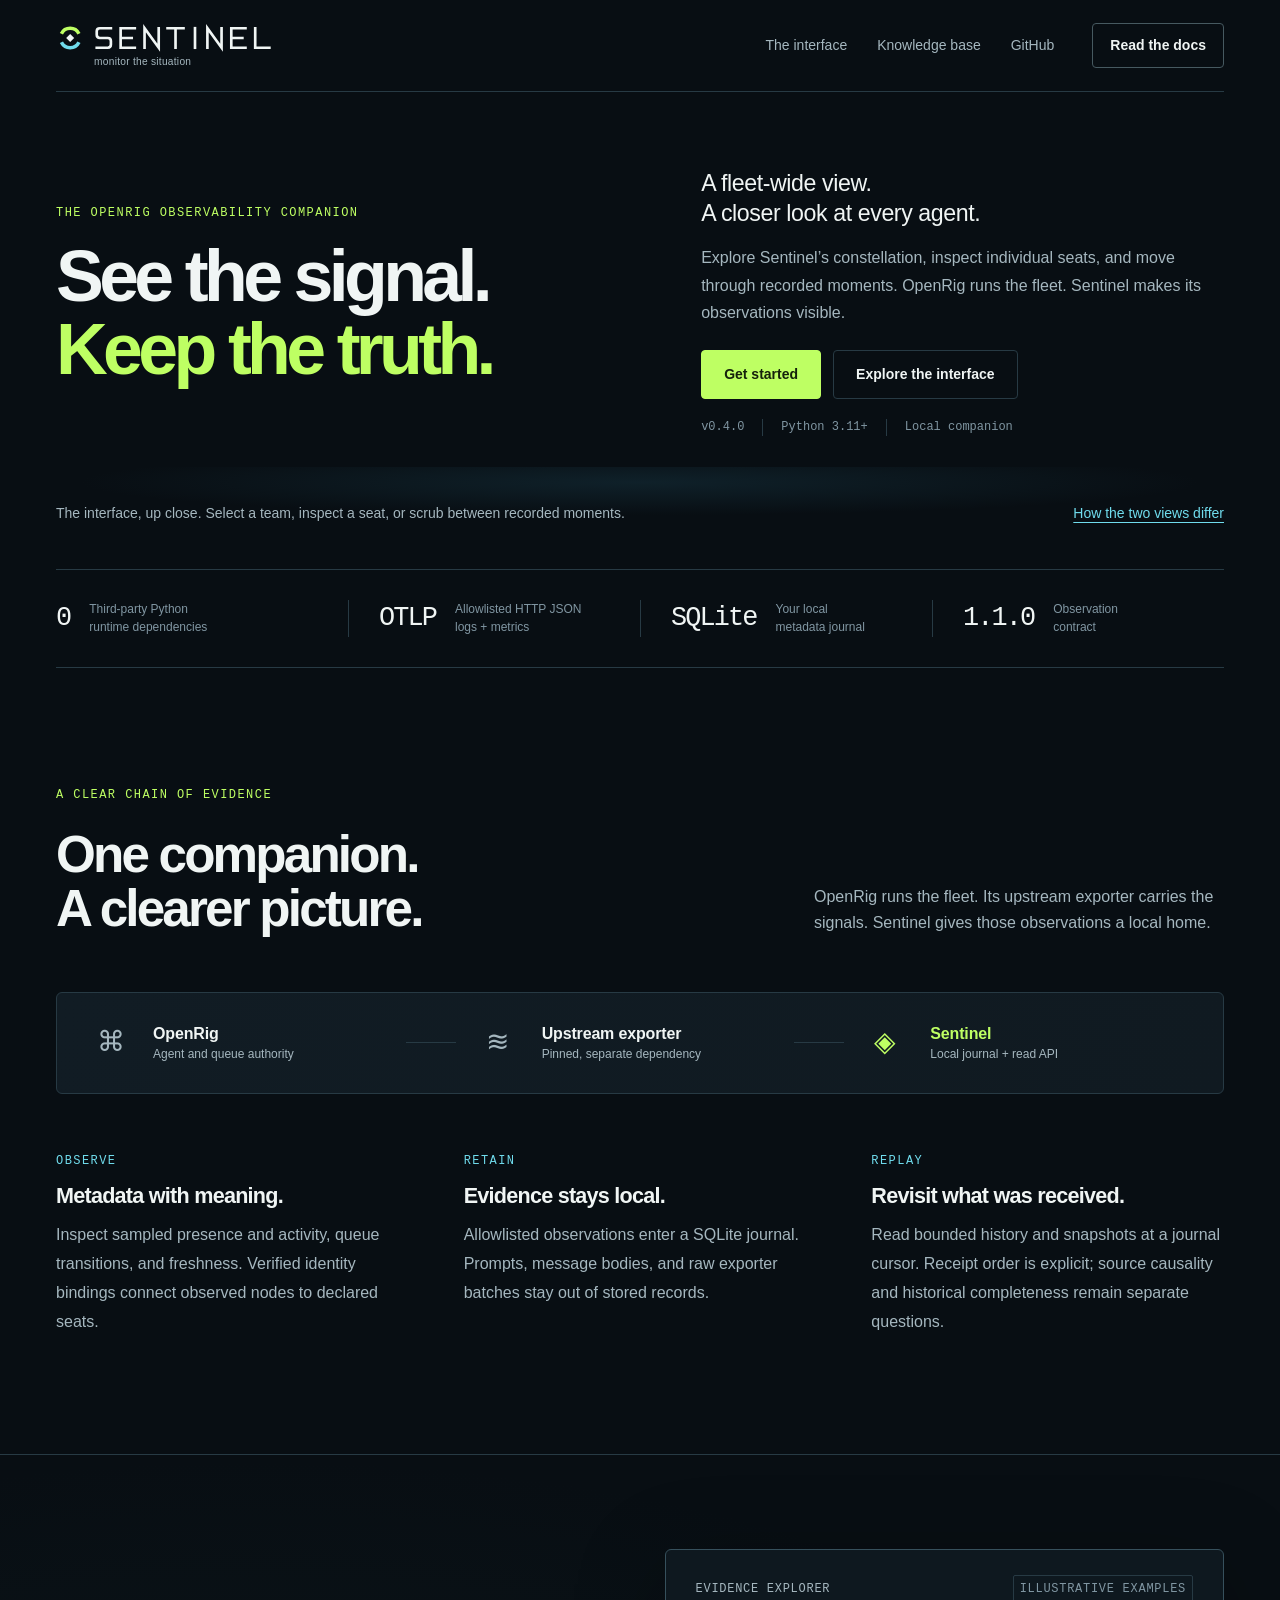
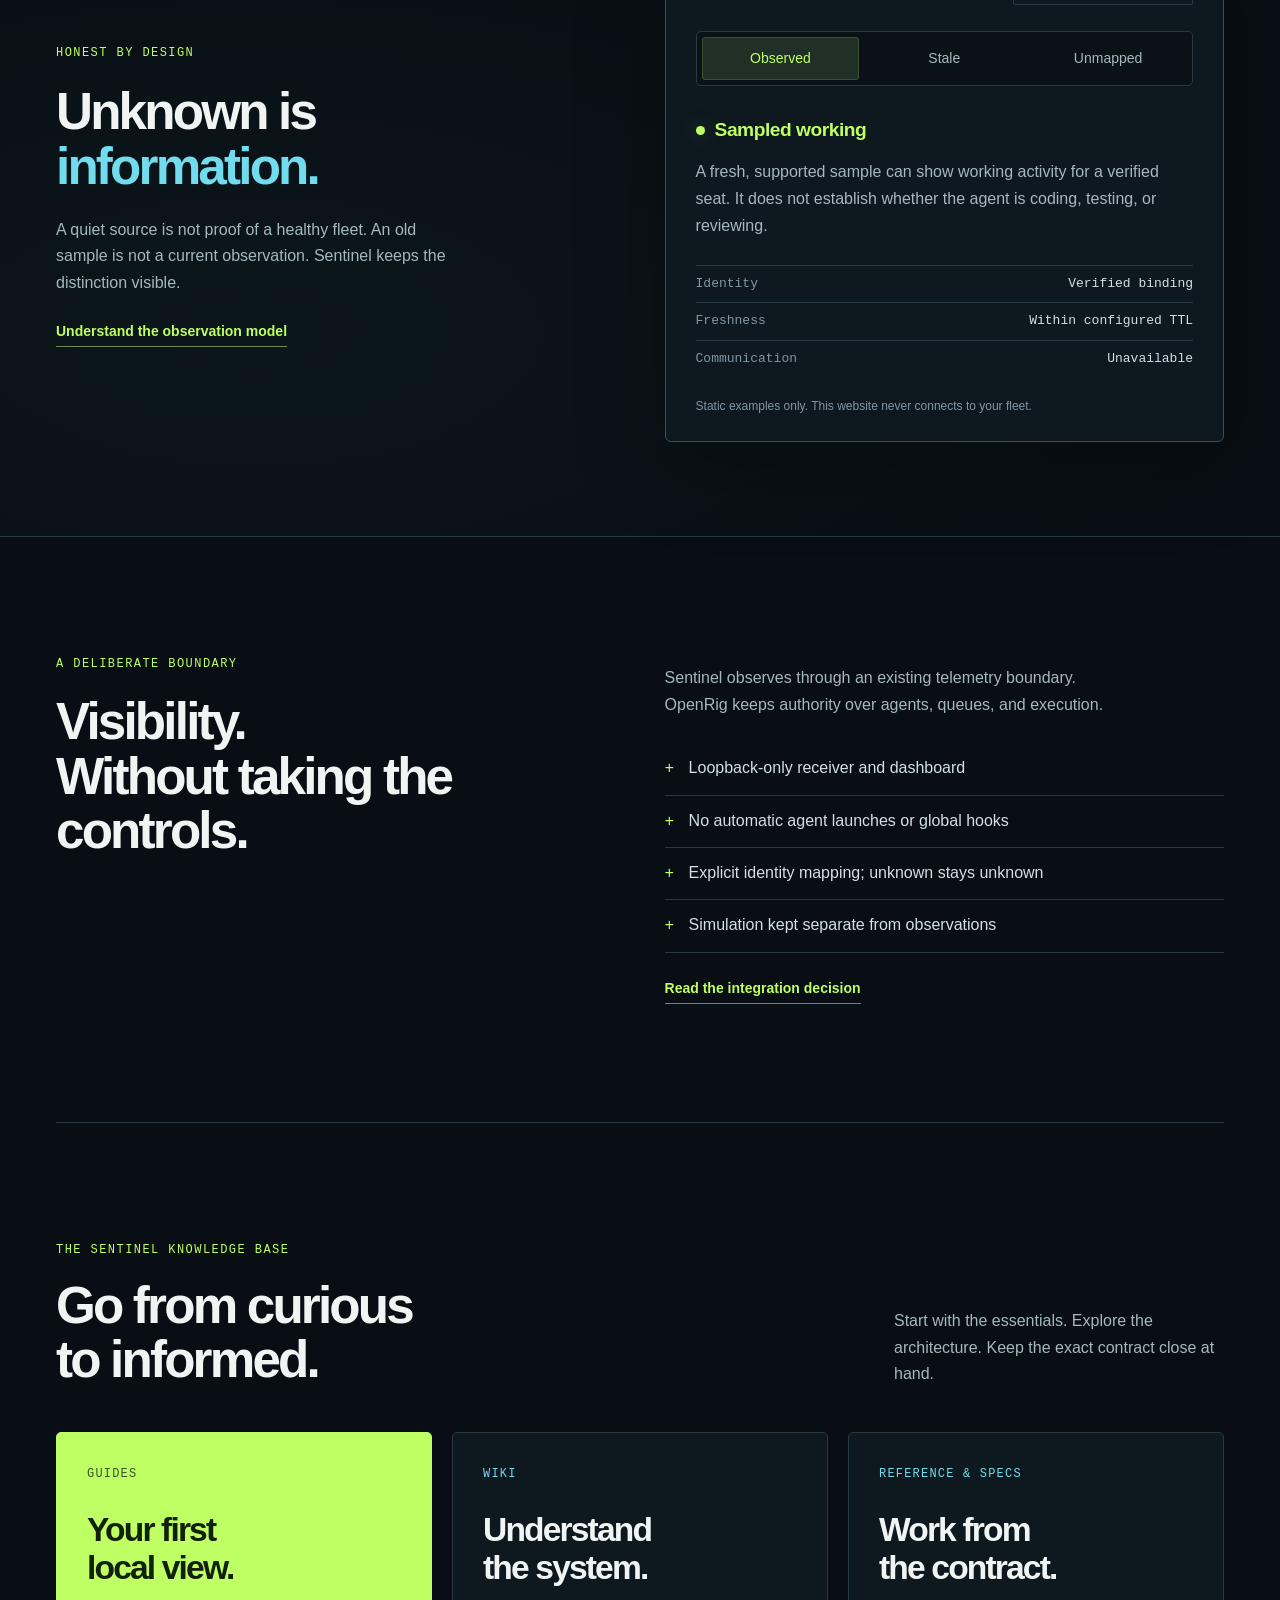
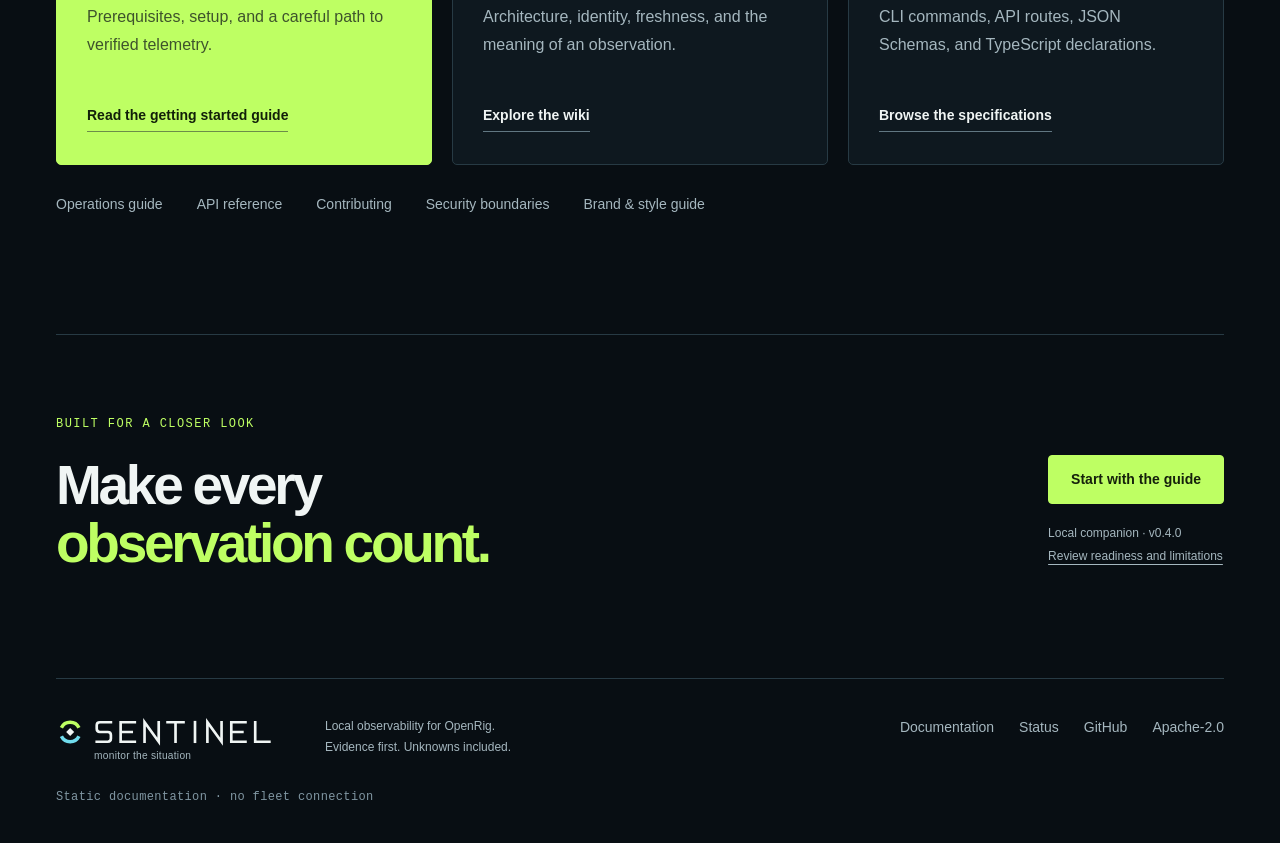
<file: site/index.html>
<!doctype html>
<html lang="en">
<head>
  <meta charset="utf-8">
  <meta name="viewport" content="width=device-width, initial-scale=1">
  <meta name="description" content="Sentinel is a local observability companion for OpenRig-managed Codex and Claude Code fleets. Observe metadata, retain evidence, and replay the journal.">
  <meta name="theme-color" content="#080e13">
  <meta property="og:title" content="Sentinel — See the signal. Keep the truth.">
  <meta property="og:description" content="Local observability for OpenRig fleets. A clear view of what is observed, what is stale, and what remains unknown.">
  <meta property="og:type" content="website">
  <meta property="og:image" content="https://oooffsite.github.io/sentinel/assets/brand/social-preview.png">
  <meta property="og:image:alt" content="SENTINEL — monitor the situation. Local visibility and explicit evidence.">
  <meta name="twitter:card" content="summary_large_image">
  <title>Sentinel — Local observability for OpenRig</title>
  <link rel="icon" href="assets/brand/favicon.svg" type="image/svg+xml">
  <link rel="apple-touch-icon" href="assets/brand/apple-touch-icon.png">
  <link rel="stylesheet" href="assets/site.css">
  <link rel="stylesheet" href="assets/product-preview.css">
  <script src="assets/site.js" defer></script>
  <script src="assets/product-preview-data.js" defer></script>
  <script src="assets/product-preview.js" defer></script>
</head>
<body>
  <a class="skip-link" href="#main">Skip to content</a>
  <header class="site-header">
    <a class="wordmark" href="index.html" aria-label="Sentinel home"><img src="assets/brand/lockup-dark.svg" width="224" height="47" alt="SENTINEL — monitor the situation"></a>
    <nav class="desktop-nav" aria-label="Main navigation"><a href="#product-preview">The interface</a><a href="#knowledge">Knowledge base</a><a href="https://github.com/OOOffsite/sentinel">GitHub</a></nav>
    <a class="header-cta" href="docs/guides/getting-started.html">Read the docs</a>
    <details class="mobile-nav"><summary>Menu</summary><nav aria-label="Mobile navigation"><a href="#product-preview">The interface</a><a href="#knowledge">Knowledge base</a><a href="docs/STATUS.html">Project status</a><a href="docs/index.html">Documentation</a></nav></details>
  </header>

  <main id="main">
    <section class="hero hero-product wrap" aria-labelledby="hero-title">
      <div class="hero-copy">
        <p class="eyebrow">THE OPENRIG OBSERVABILITY COMPANION</p>
        <h1 id="hero-title">See the signal.<br><span>Keep the truth.</span></h1>
      </div>
      <div class="hero-intro">
        <p class="hero-description">A fleet-wide view.<br>A closer look at every agent.</p>
        <p class="hero-detail">Explore Sentinel’s constellation, inspect individual seats, and move through recorded moments. OpenRig runs the fleet. Sentinel makes its observations visible.</p>
        <div class="hero-actions"><a class="button primary" href="docs/guides/getting-started.html">Get started</a><a class="button secondary" href="#product-preview">Explore the interface</a></div>
        <div class="hero-meta"><span>v0.4.0</span><span>Python 3.11+</span><span>Local companion</span></div>
      </div>
    </section>

    <div class="product-stage wrap">
      <!-- PRODUCT_PREVIEW -->
      <div class="product-context"><p>The interface, up close. Select a team, inspect a seat, or scrub between recorded moments.</p><a href="docs/wiki/observation-model.html">How the two views differ</a></div>
    </div>

    <div class="fact-strip wrap" aria-label="Technical foundations"><div><strong>0</strong><span>Third-party Python<br>runtime dependencies</span></div><div><strong>OTLP</strong><span>Allowlisted HTTP JSON<br>logs + metrics</span></div><div><strong>SQLite</strong><span>Your local<br>metadata journal</span></div><div><strong>1.1.0</strong><span>Observation<br>contract</span></div></div>

    <section class="section wrap" id="how-it-works" aria-labelledby="architecture-title">
      <div class="section-heading"><p class="eyebrow">A CLEAR CHAIN OF EVIDENCE</p><h2 id="architecture-title">One companion.<br>A clearer picture.</h2><p>OpenRig runs the fleet. Its upstream exporter carries the signals. Sentinel gives those observations a local home.</p></div>
      <div class="pipeline" aria-label="Telemetry architecture">
        <div class="pipeline-node"><span class="node-icon" aria-hidden="true">⌘</span><h3>OpenRig</h3><p>Agent and queue authority</p></div><span class="pipeline-connector" aria-hidden="true"></span>
        <div class="pipeline-node"><span class="node-icon" aria-hidden="true">≋</span><h3>Upstream exporter</h3><p>Pinned, separate dependency</p></div><span class="pipeline-connector" aria-hidden="true"></span>
        <div class="pipeline-node sentinel-node"><span class="node-icon" aria-hidden="true">◈</span><h3>Sentinel</h3><p>Local journal + read API</p></div>
      </div>
      <div class="capability-list">
        <article><span class="capability-label">OBSERVE</span><h3>Metadata with meaning.</h3><p>Inspect sampled presence and activity, queue transitions, and freshness. Verified identity bindings connect observed nodes to declared seats.</p></article>
        <article><span class="capability-label">RETAIN</span><h3>Evidence stays local.</h3><p>Allowlisted observations enter a SQLite journal. Prompts, message bodies, and raw exporter batches stay out of stored records.</p></article>
        <article><span class="capability-label">REPLAY</span><h3>Revisit what was received.</h3><p>Read bounded history and snapshots at a journal cursor. Receipt order is explicit; source causality and historical completeness remain separate questions.</p></article>
      </div>
    </section>

    <section class="evidence-section" aria-labelledby="evidence-title"><div class="wrap evidence-grid">
      <div class="evidence-copy"><p class="eyebrow">HONEST BY DESIGN</p><h2 id="evidence-title">Unknown is<br><em>information.</em></h2><p>A quiet source is not proof of a healthy fleet. An old sample is not a current observation. Sentinel keeps the distinction visible.</p><a class="text-link" href="docs/wiki/observation-model.html">Understand the observation model</a></div>
      <div class="state-explorer">
        <div class="explorer-heading"><span class="mono">EVIDENCE EXPLORER</span><span class="sample-tag">ILLUSTRATIVE EXAMPLES</span></div>
        <div class="state-buttons" role="group" aria-label="Choose an illustrative observation state"><button type="button" aria-pressed="true" data-state="observed">Observed</button><button type="button" aria-pressed="false" data-state="stale">Stale</button><button type="button" aria-pressed="false" data-state="unmapped">Unmapped</button></div>
        <div class="state-content" data-current-state="observed" aria-live="polite" aria-atomic="true"><div class="state-reading"><span class="reading-symbol" aria-hidden="true"></span><span id="state-value">Sampled working</span></div><p id="state-explanation">A fresh, supported sample can show working activity for a verified seat. It does not establish whether the agent is coding, testing, or reviewing.</p><dl class="state-fields"><div><dt>Identity</dt><dd id="state-identity">Verified binding</dd></div><div><dt>Freshness</dt><dd id="state-freshness">Within configured TTL</dd></div><div><dt>Communication</dt><dd>Unavailable</dd></div></dl></div>
        <p class="explorer-footnote">Static examples only. This website never connects to your fleet.</p>
      </div>
    </div></section>

    <section class="section wrap boundaries" aria-labelledby="boundaries-title"><div><p class="eyebrow">A DELIBERATE BOUNDARY</p><h2 id="boundaries-title">Visibility.<br>Without taking the controls.</h2></div><div class="boundary-details"><p>Sentinel observes through an existing telemetry boundary. OpenRig keeps authority over agents, queues, and execution.</p><ul><li><span aria-hidden="true">+</span> Loopback-only receiver and dashboard</li><li><span aria-hidden="true">+</span> No automatic agent launches or global hooks</li><li><span aria-hidden="true">+</span> Explicit identity mapping; unknown stays unknown</li><li><span aria-hidden="true">+</span> Simulation kept separate from observations</li></ul><a class="text-link" href="docs/INTEGRATION.html">Read the integration decision</a></div></section>

    <section class="section wrap knowledge" id="knowledge" aria-labelledby="knowledge-title"><div class="knowledge-heading"><div><p class="eyebrow">THE SENTINEL KNOWLEDGE BASE</p><h2 id="knowledge-title">Go from curious<br>to informed.</h2></div><p>Start with the essentials. Explore the architecture. Keep the exact contract close at hand.</p></div><div class="knowledge-grid">
      <a class="knowledge-card guide-card" href="docs/guides/getting-started.html"><span class="card-kicker">GUIDES</span><h3>Your first<br>local view.</h3><p>Prerequisites, setup, and a careful path to verified telemetry.</p><span class="card-link">Read the getting started guide</span></a>
      <a class="knowledge-card" href="docs/wiki/index.html"><span class="card-kicker">WIKI</span><h3>Understand<br>the system.</h3><p>Architecture, identity, freshness, and the meaning of an observation.</p><span class="card-link">Explore the wiki</span></a>
      <a class="knowledge-card" href="docs/reference/contracts.html"><span class="card-kicker">REFERENCE &amp; SPECS</span><h3>Work from<br>the contract.</h3><p>CLI commands, API routes, JSON Schemas, and TypeScript declarations.</p><span class="card-link">Browse the specifications</span></a>
    </div><div class="knowledge-secondary"><a href="docs/guides/operations.html">Operations guide</a><a href="docs/reference/api.html">API reference</a><a href="docs/CONTRIBUTING.html">Contributing</a><a href="docs/SECURITY.html">Security boundaries</a><a href="docs/brand/style-guide.html">Brand &amp; style guide</a></div></section>

    <section class="closing wrap" aria-labelledby="closing-title"><div><p class="eyebrow">BUILT FOR A CLOSER LOOK</p><h2 id="closing-title">Make every<br><span>observation count.</span></h2></div><div><a class="button primary" href="docs/guides/getting-started.html">Start with the guide</a><p>Local companion · v0.4.0<br><a href="docs/STATUS.html">Review readiness and limitations</a></p></div></section>
  </main>

  <footer class="site-footer wrap"><a class="wordmark" href="index.html" aria-label="Sentinel home"><img src="assets/brand/lockup-dark.svg" width="224" height="47" alt="SENTINEL — monitor the situation"></a><p>Local observability for OpenRig.<br>Evidence first. Unknowns included.</p><nav aria-label="Footer navigation"><a href="docs/index.html">Documentation</a><a href="docs/STATUS.html">Status</a><a href="https://github.com/OOOffsite/sentinel">GitHub</a><a href="references/LICENSE">Apache-2.0</a></nav><span class="footer-note">Static documentation · no fleet connection</span></footer>
</body>
</html>
</file>
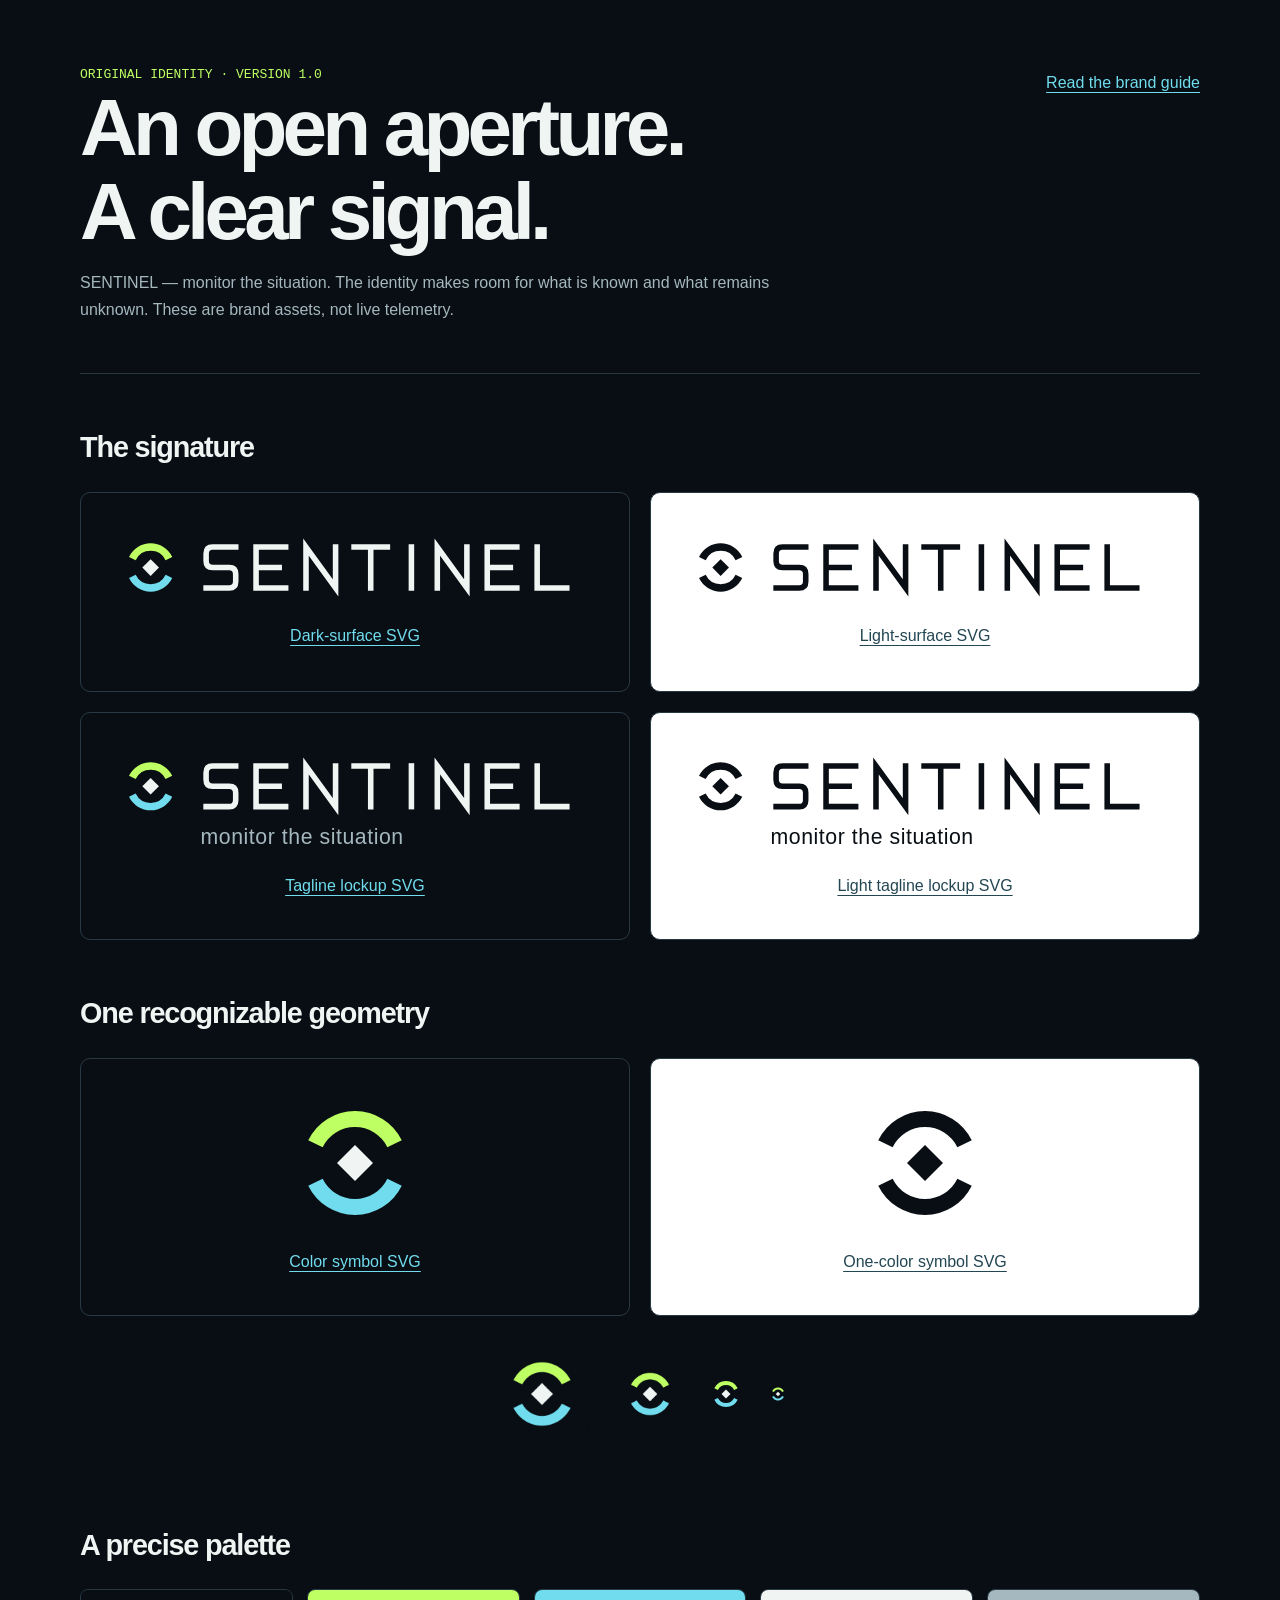
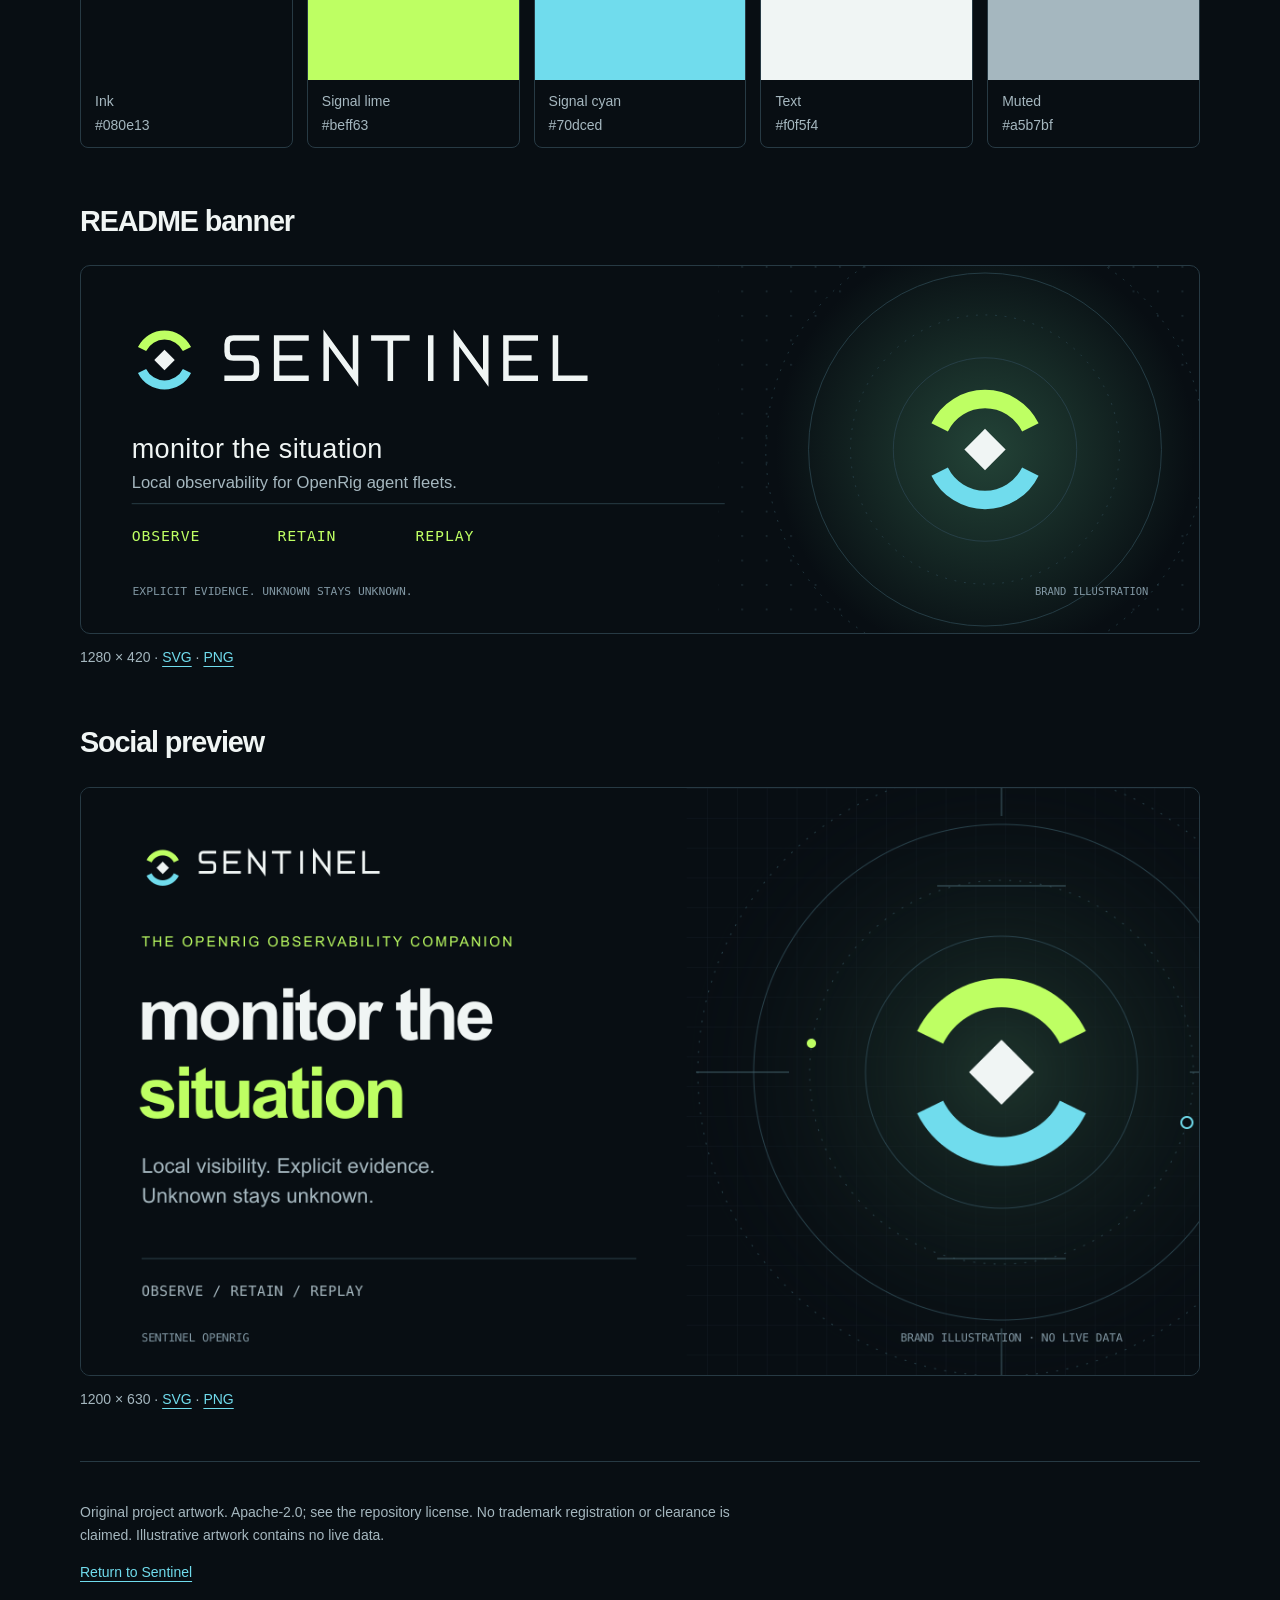
<file: site/assets/brand/preview.html>
<!doctype html>
<html lang="en">
<head><meta charset="utf-8"><meta name="viewport" content="width=device-width, initial-scale=1"><title>Sentinel brand assets</title><meta name="description" content="Original Sentinel identity assets and visual usage examples."><link rel="icon" href="favicon.svg"><style>
:root{color-scheme:dark;--ink:#080e13;--text:#f0f5f4;--muted:#a5b7bf;--lime:#beff63;--cyan:#70dced}*{box-sizing:border-box}body{margin:0;background:var(--ink);color:var(--text);font:16px/1.65 "Helvetica Neue",Arial,sans-serif}main{width:min(1120px,calc(100% - 40px));margin:60px auto}header{display:flex;gap:30px;align-items:start;justify-content:space-between;border-bottom:1px solid #273a44;padding-bottom:34px}h1{font-size:clamp(2.5rem,7vw,5rem);line-height:1.05;letter-spacing:-.06em;margin:0 0 15px}h2{font-size:1.8rem;letter-spacing:-.04em;margin:50px 0 20px}p{color:var(--muted);max-width:690px}a{color:var(--cyan);text-underline-offset:4px}a:focus-visible{outline:3px solid var(--cyan);outline-offset:6px}header>a{white-space:nowrap;margin-top:10px}small{font:13px/1.6 monospace;color:var(--lime)}.pair{display:grid;grid-template-columns:1fr 1fr;gap:20px}.sample{border:1px solid #273a44;border-radius:10px;padding:40px;min-height:200px;display:flex;align-items:center;justify-content:center;flex-direction:column;gap:22px}.sample img{display:block;max-width:100%;height:auto}.light{background:#fff;color:var(--ink)}.light a{color:#234653}.icon-row{display:flex;align-items:center;justify-content:center;gap:28px;flex-wrap:wrap;padding:30px}.hero{display:block;width:100%;height:auto;border:1px solid #273a44;border-radius:10px}.caption{font-size:14px;margin:12px 0 28px}.palette{display:grid;grid-template-columns:repeat(5,1fr);gap:14px}.swatch{border:1px solid #273a44;border-radius:8px;overflow:hidden}.swatch div{height:90px}.swatch p{margin:10px 14px;font-size:14px}.wordmark{width:100%;max-width:390px}footer{border-top:1px solid #273a44;padding-top:25px;margin-top:50px;font-size:14px}@media(max-width:650px){main{margin-top:30px}header{display:block}header>a{display:inline-block}.pair{grid-template-columns:1fr}.sample{padding:30px}.palette{grid-template-columns:repeat(2,1fr)}}
</style></head>
<body><main><header><div><small>ORIGINAL IDENTITY · VERSION 1.0</small><h1>An open aperture.<br>A clear signal.</h1><p>SENTINEL — monitor the situation. The identity makes room for what is known and what remains unknown. These are brand assets, not live telemetry.</p></div><a href="../../docs/brand/style-guide.html">Read the brand guide</a></header>
<section aria-labelledby="lockups"><h2 id="lockups">The signature</h2><div class="pair"><div class="sample"><img class="wordmark" src="wordmark-dark.svg" alt="Sentinel color logo on dark" width="506" height="72"><a href="wordmark-dark.svg" download>Dark-surface SVG</a></div><div class="sample light"><img class="wordmark" src="wordmark-light.svg" alt="Sentinel ink logo on white" width="506" height="72"><a href="wordmark-light.svg" download>Light-surface SVG</a></div></div><div class="pair" style="margin-top:20px"><div class="sample"><img class="wordmark" src="lockup-dark.svg" width="506" height="106" alt="SENTINEL monitor the situation on dark"><a href="lockup-dark.svg" download>Tagline lockup SVG</a></div><div class="sample light"><img class="wordmark" src="lockup-light.svg" width="506" height="106" alt="SENTINEL monitor the situation on white"><a href="lockup-light.svg" download>Light tagline lockup SVG</a></div></div></section>
<section aria-labelledby="symbols"><h2 id="symbols">One recognizable geometry</h2><div class="pair"><div class="sample"><img src="mark-dark.svg" width="128" height="128" alt="Two open arcs around a central diamond"><a href="mark-dark.svg" download>Color symbol SVG</a></div><div class="sample light"><img src="mark-light.svg" width="128" height="128" alt="The Sentinel aperture in ink"><a href="mark-light.svg" download>One-color symbol SVG</a></div></div><div class="icon-row"><img src="app-icon.png" width="96" height="96" alt="Sentinel app icon"><img src="apple-touch-icon.png" width="64" height="64" alt="Sentinel touch icon"><img src="favicon.svg" width="32" height="32" alt="Sentinel favicon at 32 pixels"><img src="favicon-32.png" width="16" height="16" alt="Sentinel favicon at 16 pixels"></div></section>
<section aria-labelledby="palette"><h2 id="palette">A precise palette</h2><div class="palette"><div class="swatch"><div style="background:#080e13"></div><p>Ink<br>#080e13</p></div><div class="swatch"><div style="background:#beff63"></div><p>Signal lime<br>#beff63</p></div><div class="swatch"><div style="background:#70dced"></div><p>Signal cyan<br>#70dced</p></div><div class="swatch"><div style="background:#f0f5f4"></div><p>Text<br>#f0f5f4</p></div><div class="swatch"><div style="background:#a5b7bf"></div><p>Muted<br>#a5b7bf</p></div></div></section>
<section aria-labelledby="readme"><h2 id="readme">README banner</h2><img class="hero" src="readme-banner.svg" width="1280" height="420" alt="SENTINEL — monitor the situation. Local observability for OpenRig agent fleets."><p class="caption">1280 × 420 · <a href="readme-banner.svg" download>SVG</a> · <a href="readme-banner.png" download>PNG</a></p></section>
<section aria-labelledby="social"><h2 id="social">Social preview</h2><img class="hero" src="social-preview.png" width="1200" height="630" alt="Sentinel social artwork with an open aperture and the line monitor the situation"><p class="caption">1200 × 630 · <a href="social-preview.svg" download>SVG</a> · <a href="social-preview.png" download>PNG</a></p></section>
<footer><p>Original project artwork. Apache-2.0; see the repository license. No trademark registration or clearance is claimed. Illustrative artwork contains no live data.</p><a href="../../index.html">Return to Sentinel</a></footer></main></body></html>
</file>
<file: site/assets/site.css>
@charset "UTF-8";
:root{color-scheme:dark;--ink:#080e13;--surface:#0e181f;--surface-raised:#14222b;--line:#273a44;--text:#f0f5f4;--muted:#a5b7bf;--dim:#8096a2;--lime:#beff63;--cyan:#70dced;--sans:Inter,"Helvetica Neue",Arial,sans-serif;--mono:"SFMono-Regular",Consolas,"Liberation Mono",monospace;--max:1320px}
*{box-sizing:border-box}html{scroll-behavior:smooth;scroll-padding-top:105px}body{margin:0;background:var(--ink);color:var(--text);font:400 1rem/1.65 var(--sans);-webkit-font-smoothing:antialiased}a{color:inherit;text-decoration:none}button,input,summary{font:inherit}button,summary{cursor:pointer}button{color:inherit}svg{display:block;max-width:100%}h1,h2,h3,p,figure{margin:0}h1,h2,h3{line-height:1.06;letter-spacing:-.045em}p{color:var(--muted)}::selection{background:var(--lime);color:var(--ink)}:focus-visible{outline:3px solid var(--cyan);outline-offset:5px;border-radius:2px}button:focus-visible{outline-offset:3px}.wrap{width:min(var(--max),calc(100% - 112px));margin-inline:auto}.mono,.eyebrow,.sample-tag,.card-kicker,.capability-label{font-family:var(--mono)}.eyebrow{font-size:.75rem;font-weight:500;line-height:1.5;letter-spacing:.12em;color:var(--lime)}.skip-link{position:fixed;left:16px;top:-70px;z-index:100;background:var(--lime);color:var(--ink);padding:12px 20px;font-weight:700}.skip-link:focus{top:12px}.site-header{display:flex;align-items:center;gap:38px;height:92px;width:min(1480px,calc(100% - 112px));margin:auto;border-bottom:1px solid var(--line);position:relative;z-index:20}.wordmark{display:inline-flex;align-items:center;gap:10px;font-size:1.75rem;font-weight:750;letter-spacing:-.06em;line-height:1}.wordmark svg{width:29px;height:32px;fill:none;stroke:var(--lime);stroke-width:1.8}.wordmark-dot{color:var(--lime);margin-left:-9px}.desktop-nav{display:flex;align-items:center;gap:30px;margin-left:auto;font-size:.875rem;color:var(--muted)}.desktop-nav a,.site-footer a,.knowledge-secondary a{transition:color .18s ease}.desktop-nav a:hover,.site-footer a:hover,.knowledge-secondary a:hover{color:var(--lime)}.header-cta{border:1px solid #465960;padding:10px 17px;font-size:.875rem;font-weight:600;border-radius:4px}.header-cta:hover{background:var(--surface-raised);border-color:var(--muted)}.mobile-nav{display:none}.hero{display:grid;grid-template-columns:1.06fr 1fr;align-items:center;gap:22px;padding-block:90px 64px;min-height:700px}.tiny-cross{font-size:1rem;margin-right:8px;color:var(--lime)}.hero h1{font-size:clamp(3rem,5.5vw,5.75rem);line-height:1.02;letter-spacing:-.065em;font-weight:650;margin-block:25px 28px;white-space:nowrap}.hero h1 span{color:var(--lime)}.hero-description{max-width:480px;font-size:1.3rem;line-height:1.5;color:#d7e1e4;letter-spacing:-.018em}.hero-detail{max-width:460px;font-size:.95rem;line-height:1.7;margin-top:16px}.hero-actions{display:flex;align-items:center;gap:12px;margin-block:30px 26px;flex-wrap:wrap}.button{display:inline-flex;justify-content:center;align-items:center;min-height:48px;padding:12px 22px;border:1px solid var(--line);font-size:.875rem;font-weight:650;border-radius:4px;transition:background .18s ease,transform .18s ease,border-color .18s ease}.button:hover{transform:translateY(-2px)}.button.primary{background:var(--lime);border-color:var(--lime);color:#15210b}.button.primary:hover{background:#d3ff95;border-color:#d3ff95}.button.secondary{background:transparent;color:var(--text)}.button.secondary:hover{background:var(--surface-raised);border-color:#4f6571}.hero-meta{display:flex;align-items:center;gap:18px;color:var(--dim);font:.75rem/1.4 var(--mono)}.hero-meta span+span{border-left:1px solid var(--line);padding-left:18px}.observatory{position:relative;margin-left:10px}.observatory-top{display:flex;align-items:center;justify-content:space-between;font-size:.75rem;letter-spacing:.12em;color:var(--muted);padding:0 26px}.sample-tag{color:var(--dim);font-size:.75rem;letter-spacing:.06em;border:1px solid var(--line);padding:4px 6px;border-radius:2px;white-space:nowrap}.signal-map{width:100%;height:auto;overflow:visible}.observatory figcaption{display:flex;justify-content:center;align-items:center;gap:20px;flex-wrap:wrap;color:var(--muted);font:.75rem/1.5 var(--mono);margin-top:-12px}.legend{display:flex;align-items:center;gap:7px}.legend:before{content:"";display:inline-block;width:7px;height:7px;border-radius:50%;background:var(--lime)}.legend.stale:before{background:transparent;border:1px solid var(--cyan)}.legend.unknown:before{background:transparent;border:1px solid var(--dim);border-radius:0;transform:rotate(45deg)}.caption-note{flex-basis:100%;text-align:center;font-size:.75rem;color:var(--dim)}.fact-strip{display:grid;grid-template-columns:repeat(4,1fr);padding-block:30px;border-block:1px solid var(--line)}.fact-strip>div{display:flex;align-items:center;gap:19px;padding-left:30px;border-left:1px solid var(--line)}.fact-strip>div:first-child{padding-left:0;border-left:0}.fact-strip strong{font:450 clamp(1.35rem,2.1vw,2.1rem)/1 var(--mono);color:var(--text);letter-spacing:-.07em}.fact-strip span{font-size:.75rem;line-height:1.55;color:var(--dim)}.section{padding-block:118px}.section-heading{display:grid;grid-template-columns:1fr 1fr;gap:24px 60px}.section-heading .eyebrow{grid-column:1/-1}.section h2,.evidence-section h2{font-size:clamp(2.4rem,4vw,4.1rem);font-weight:550;letter-spacing:-.055em}.section-heading>p:last-child{max-width:410px;justify-self:end;align-self:end;font-size:1rem}.pipeline{display:grid;grid-template-columns:1fr 80px 1fr 80px 1fr;align-items:center;margin-top:55px;padding:30px 40px;background:linear-gradient(110deg,#111c24,#101a21);border:1px solid var(--line);border-radius:6px}.pipeline-node{text-align:left;display:grid;grid-template-columns:40px 1fr;column-gap:16px}.pipeline-node h3{font:550 1rem/1.4 var(--sans);letter-spacing:-.01em;align-self:end}.pipeline-node p{font-size:.75rem;line-height:1.5;grid-column:2}.node-icon{font-size:1.75rem;line-height:1.1;color:var(--muted);align-self:center;grid-row:1/3}.sentinel-node h3,.sentinel-node .node-icon{color:var(--lime)}.pipeline-connector{height:1px;background:var(--line);margin-inline:0 30px}.capability-list{display:grid;grid-template-columns:repeat(3,1fr);gap:55px;padding-top:52px}.capability-label{font-size:.75rem;letter-spacing:.12em;color:var(--cyan)}.capability-list h3{font-size:1.35rem;font-weight:550;letter-spacing:-.035em;margin-block:13px}.capability-list p{font-size:.9rem;line-height:1.8}.evidence-section{border-block:1px solid var(--line);background:radial-gradient(ellipse at 20% 70%,#12272a55,transparent 70%);padding-block:94px}.evidence-grid{display:grid;grid-template-columns:1fr 1.1fr;gap:100px;align-items:center}.evidence-copy h2{margin-block:23px}.evidence-copy h2 em{font-style:normal;color:var(--cyan)}.evidence-copy>p:not(.eyebrow){max-width:390px;font-size:1rem}.text-link{display:inline-block;border-bottom:1px solid #6c8b55;color:var(--lime);font-size:.875rem;font-weight:550;padding-bottom:3px;margin-top:24px}.text-link:hover{color:#d9ffa9;border-color:#d9ffa9}.state-explorer{background:var(--surface);border:1px solid #36505c;border-radius:6px;padding:25px 30px;box-shadow:0 20px 90px #0004}.explorer-heading{display:flex;justify-content:space-between;align-items:center;gap:12px;font-size:.75rem;letter-spacing:.06em;color:var(--muted)}.state-buttons{display:flex;gap:6px;padding:5px;margin-top:26px;border:1px solid var(--line);border-radius:5px;background:#0a1218}.state-buttons button{flex:1;border:1px solid transparent;background:transparent;color:var(--muted);font-size:.875rem;border-radius:3px;padding:9px 8px;transition:background .18s ease,color .18s ease}.state-buttons button:hover{color:var(--text);background:#1a2a32}.state-buttons button[aria-pressed=true]{color:var(--lime);background:#203026;border-color:#3a5231}.state-content{padding-top:28px;min-height:280px}.state-reading{display:flex;align-items:center;gap:10px;font-size:1.2rem;font-weight:550;letter-spacing:-.025em;color:var(--lime)}.reading-symbol{width:9px;height:9px;background:var(--lime);border-radius:50%;box-shadow:0 0 20px #beff6340}.state-content[data-current-state=stale] .state-reading{color:var(--cyan)}.state-content[data-current-state=stale] .reading-symbol{background:transparent;border:2px solid var(--cyan);box-shadow:none}.state-content[data-current-state=unmapped] .state-reading{color:var(--muted)}.state-content[data-current-state=unmapped] .reading-symbol{background:transparent;border:1px solid var(--dim);border-radius:0;transform:rotate(45deg);box-shadow:none}.state-content>p{font-size:.875rem;line-height:1.7;margin-top:12px;min-height:72px}.state-fields{margin:25px 0 0;font:.75rem/1.6 var(--mono)}.state-fields>div{display:flex;justify-content:space-between;gap:20px;padding-block:8px;border-top:1px solid var(--line)}.state-fields dt{color:var(--dim)}.state-fields dd{margin:0;text-align:right;color:#d2dfe4}.explorer-footnote{font-size:.75rem;line-height:1.7;margin-top:18px;color:var(--dim)}.boundaries{display:grid;grid-template-columns:1fr 1.1fr;gap:100px;border-bottom:1px solid var(--line)}.boundaries h2{margin-top:22px}.boundary-details{padding-top:10px}.boundary-details>p{font-size:1rem;max-width:470px}.boundary-details ul{padding:0;margin:25px 0 0;list-style:none}.boundary-details li{font-size:.875rem;border-bottom:1px solid var(--line);padding-block:12px;color:#d3e0e4}.boundary-details li span{color:var(--lime);font-family:var(--mono);margin-right:10px}.knowledge-heading{display:flex;align-items:end;justify-content:space-between;gap:80px}.knowledge-heading h2{margin-top:20px}.knowledge-heading>p{max-width:330px;font-size:1rem}.knowledge-grid{display:grid;grid-template-columns:repeat(3,1fr);gap:20px;margin-top:45px}.knowledge-card{min-height:333px;padding:32px 30px;display:flex;flex-direction:column;align-items:start;border:1px solid var(--line);border-radius:5px;background:var(--surface);transition:transform .2s ease,border-color .2s ease,background .2s ease}.knowledge-card:hover{transform:translateY(-5px);border-color:var(--dim);background:#15222b}.card-kicker{font-size:.75rem;color:var(--cyan);letter-spacing:.1em}.knowledge-card h3{font-size:2.1rem;font-weight:550;line-height:1.12;letter-spacing:-.055em;margin-block:26px 17px}.knowledge-card p{font-size:.875rem;line-height:1.7;margin-bottom:24px}.card-link{font-size:.75rem;font-weight:600;margin-top:auto;border-bottom:1px solid #617782;padding-bottom:4px}.guide-card{background:var(--lime);color:#122009;border-color:var(--lime)}.guide-card:hover{background:#d2ff94;border-color:#d2ff94}.guide-card p,.guide-card .card-kicker{color:#3e532c}.guide-card .card-link{border-color:#6c8d49}.knowledge-secondary{display:flex;flex-wrap:wrap;gap:18px 34px;margin-top:28px;font-size:.875rem;color:var(--muted)}.closing{display:flex;align-items:center;justify-content:space-between;gap:60px;border-top:1px solid var(--line);padding-block:80px 105px}.closing h2{font-size:clamp(2.75rem,4.3vw,4.75rem);font-weight:550;line-height:1.05;letter-spacing:-.06em;margin-top:24px}.closing h2 span{color:var(--lime)}.closing>div:last-child{padding-top:35px}.closing>div:last-child p{font-size:.75rem;line-height:1.9;margin-top:18px}.closing>div:last-child a:not(.button){text-decoration:underline;text-underline-offset:4px}.site-footer{display:grid;grid-template-columns:auto 1fr auto;align-items:start;gap:25px 45px;border-top:1px solid var(--line);padding-block:37px}.site-footer p{font-size:.75rem;line-height:1.75}.site-footer nav{display:flex;gap:25px;font-size:.75rem;color:var(--muted)}.footer-note{grid-column:1/-1;color:var(--dim);font:.75rem/1.5 var(--mono);letter-spacing:.03em}

/* Documentation shares the site's identity, with a quieter reading surface. */
.docs-body .site-header{position:sticky;top:0;background:var(--ink);width:100%;padding-inline:42px;height:80px}.docs-body .desktop-nav{margin-left:25px}.docs-body .header-cta{margin-left:auto}.docs-layout{display:grid;grid-template-columns:250px minmax(0,830px) 190px;justify-content:center;gap:45px;width:min(1480px,calc(100% - 84px));margin-inline:auto;padding-block:45px 80px}.docs-sidebar{position:sticky;top:118px;max-height:calc(100vh - 145px);overflow-y:auto;align-self:start;padding-right:20px;scrollbar-width:thin;scrollbar-color:var(--line) transparent}.docs-navigation>summary{display:none}.docs-sidebar nav{display:grid;gap:24px}.docs-nav-group{display:grid;gap:3px}.docs-nav-group>p{font:600 .75rem/1.5 var(--mono);text-transform:uppercase;letter-spacing:.12em;color:var(--dim);padding-left:12px;margin-bottom:7px}.docs-sidebar a{display:block;padding:8px 12px;font-size:.875rem;line-height:1.4;color:var(--muted);border-left:2px solid transparent;border-radius:0 3px 3px 0}.docs-sidebar a:hover{background:var(--surface);color:var(--text)}.docs-sidebar a[aria-current=page]{border-color:var(--lime);color:var(--lime);background:#beff630a}.docs-aside{position:sticky;top:126px;align-self:start;max-height:calc(100vh - 150px);overflow-y:auto;scrollbar-width:thin}.docs-aside>p{font:500 .75rem/1.5 var(--mono);color:var(--dim);letter-spacing:.1em;margin-bottom:16px}.docs-aside ul{list-style:none;padding:0;margin:0}.docs-aside ul ul{padding-left:12px}.docs-aside li{margin-block:8px}.docs-aside a{font-size:.75rem;line-height:1.55;color:var(--muted)}.docs-aside a:hover{color:var(--lime)}.docs-main{min-width:0}.docs-breadcrumb{font:.75rem/1.6 var(--mono);color:var(--dim);letter-spacing:.04em;border-bottom:1px solid var(--line);padding-bottom:19px;margin-bottom:30px}.docs-breadcrumb a{color:var(--cyan)}.docs-breadcrumb span{padding-inline:9px;color:var(--dim)}.prose{font-size:1rem;line-height:1.85;overflow-wrap:break-word}.prose h1{font-size:clamp(2.2rem,4vw,3.3rem);font-weight:550;line-height:1.12;letter-spacing:-.055em;margin-bottom:27px}.prose h2{font-size:1.75rem;font-weight:550;line-height:1.25;margin-block:45px 16px;border-top:1px solid var(--line);padding-top:32px;scroll-margin-top:105px}.prose h3{font-size:1.2rem;font-weight:550;line-height:1.3;margin-block:30px 12px;scroll-margin-top:105px}.prose h4{font-size:1rem;margin-block:24px 12px}.prose p{margin-block:16px;color:#b9c8cf}.prose a{color:var(--cyan);text-decoration:underline;text-underline-offset:4px;text-decoration-color:#446570}.prose a:hover{color:var(--lime);text-decoration-color:var(--lime)}.prose strong{font-weight:650;color:var(--text)}.prose ul,.prose ol{padding-left:24px;color:#b9c8cf;margin-block:18px}.prose li{padding-left:4px;margin-block:8px}.prose li::marker{color:var(--dim)}.prose code{font-family:var(--mono);font-size:.85em;line-height:1.5;background:#172630;border:1px solid #243944;color:#d0e2e8;padding:2px 5px;border-radius:3px;overflow-wrap:anywhere}.prose pre{position:relative;background:#0c151d;border:1px solid var(--line);border-left:2px solid #72a446;padding:25px 22px;margin-block:24px;border-radius:4px;max-width:100%;overflow-x:auto;font-size:.85rem;line-height:1.8;tab-size:2}.prose pre code{background:none;border:0;padding:0;color:#c3d5df;white-space:pre;font-size:inherit;overflow-wrap:normal}.prose pre:has(.copy-button){padding-top:52px}.copy-button{position:absolute;right:10px;top:10px;border:1px solid #435b66;background:var(--surface-raised);padding:5px 10px;border-radius:3px;color:var(--muted);font:.75rem/1.4 var(--sans)}.copy-button:hover{color:var(--lime);border-color:var(--lime)}.prose blockquote{border-left:3px solid var(--lime);margin:24px 0;padding:7px 22px;background:#beff6305}.prose blockquote p{margin-block:10px}.prose table{display:block;width:100%;overflow-x:auto;border-collapse:collapse;font-size:.875rem;line-height:1.7;margin-block:24px}.prose th{text-align:left;color:var(--text);font-weight:600;background:var(--surface-raised)}.prose td,.prose th{border:1px solid var(--line);padding:12px 14px;min-width:130px}.prose td{color:#b9c8cf}.prose tbody tr:nth-child(even){background:#0f1a21}.prose hr{border:0;border-top:1px solid var(--line);margin-block:32px}.prose img{max-width:100%;height:auto}.docs-endnote{margin-top:55px;padding-top:22px;border-top:1px solid var(--line);font-size:.75rem;color:var(--dim)}.docs-endnote a{color:var(--cyan);text-decoration:underline;text-underline-offset:3px}.docs-body .site-footer{width:calc(100% - 84px);max-width:1396px}

@media(min-width:1600px){.hero{padding-block:110px 90px;min-height:800px}}
@media(max-width:1200px){.wrap,.site-header{width:calc(100% - 72px)}.site-header{gap:25px}.desktop-nav{gap:22px}.hero{gap:0;padding-top:65px;min-height:640px}.hero h1{font-size:5.5vw}.hero-description{font-size:1.15rem}.hero-detail{font-size:.875rem}.observatory-top{padding-inline:10px}.observatory figcaption{gap:13px}.fact-strip>div{padding-left:20px;gap:12px}.evidence-grid,.boundaries{gap:60px}.state-explorer{padding:23px}.explorer-heading{font-size:.75rem}.explorer-heading .sample-tag{font-size:.75rem}.pipeline{padding-inline:25px;grid-template-columns:1fr 45px 1fr 45px 1fr}.pipeline-node{grid-template-columns:25px 1fr;gap:10px}.pipeline-connector{margin-right:15px}.node-icon{font-size:1.4rem}.pipeline-node h3{font-size:.9375rem}.pipeline-node p{font-size:.75rem}.capability-list{gap:35px}.docs-layout{grid-template-columns:210px minmax(0,1fr);gap:40px}.docs-aside{display:none}.knowledge-card{padding:26px}.knowledge-card h3{font-size:1.9rem}.section{padding-block:90px}}
@media(max-width:960px){.desktop-nav{display:none}.header-cta{margin-left:auto}.mobile-nav{display:block;position:relative;font-size:.875rem}.mobile-nav summary{list-style:none;padding:11px 12px;border:1px solid var(--line);border-radius:4px}.mobile-nav summary::-webkit-details-marker{display:none}.mobile-nav[open] summary{background:var(--surface-raised);border-color:var(--muted)}.mobile-nav nav{position:absolute;right:0;top:calc(100% + 12px);min-width:210px;padding:10px;background:var(--surface);border:1px solid var(--line);border-radius:5px;box-shadow:0 15px 40px #0008}.mobile-nav nav a{display:block;padding:10px 12px}.mobile-nav nav a:hover{background:var(--surface-raised);color:var(--lime)}.hero{grid-template-columns:1fr;gap:35px;padding-top:65px}.hero-copy{max-width:660px}.hero h1{font-size:clamp(3.75rem,8.5vw,5.75rem)}.hero-description{max-width:530px;font-size:1.25rem}.hero-detail{max-width:550px;font-size:1rem}.observatory{width:min(560px,100%);margin:15px auto 0}.observatory-top{padding-inline:25px}.fact-strip{grid-template-columns:repeat(2,1fr);row-gap:26px}.fact-strip>div:nth-child(3){padding-left:0;border:0}.fact-strip strong{font-size:2rem}.fact-strip span{font-size:.875rem}.evidence-grid,.boundaries{grid-template-columns:1fr;gap:40px}.evidence-copy>p:not(.eyebrow){max-width:550px}.evidence-copy h2 br{display:none}.state-explorer{max-width:650px}.state-content{min-height:255px}.state-content>p{min-height:48px}.explorer-heading{font-size:.75rem}.explorer-heading .sample-tag{font-size:.75rem}.boundaries h2{font-size:2.8rem}.boundary-details{max-width:640px}.knowledge-heading{gap:40px}.knowledge-heading>p{max-width:260px}.knowledge-grid{gap:12px}.knowledge-card{padding:23px}.knowledge-card h3{font-size:1.75rem}.knowledge-card p{font-size:.875rem}.card-link{font-size:.75rem}.site-footer{grid-template-columns:auto 1fr}.site-footer nav{grid-column:1/-1}.docs-body .site-header{height:76px;padding-inline:28px;gap:16px}.docs-layout{display:block;width:calc(100% - 56px);max-width:820px;padding-top:25px}.docs-sidebar{position:static;max-height:none;overflow:visible;padding:0;margin-bottom:30px}.docs-navigation{border:1px solid var(--line);border-radius:4px;background:var(--surface)}.docs-navigation>summary{display:list-item;padding:12px 17px;font-size:.875rem;list-style-position:inside;color:var(--lime)}.docs-sidebar nav{padding:18px 10px;grid-template-columns:1fr 1fr}.docs-breadcrumb{margin-bottom:25px}.docs-body .site-footer{width:calc(100% - 56px)}}
@media(max-width:680px){.wrap,.site-header{width:calc(100% - 40px)}.site-header{height:80px;gap:15px}.wordmark{font-size:1.75rem}.wordmark svg{width:25px;height:29px}.wordmark-dot{margin-left:-9px}.header-cta{font-size:.75rem;padding:8px 12px}.mobile-nav summary{padding:8px 10px;font-size:.75rem}.hero{padding-block:46px 40px;gap:30px;min-height:0}.hero .eyebrow{font-size:.75rem;letter-spacing:.07em}.hero h1{font-size:clamp(2.75rem,10.5vw,4rem);letter-spacing:-.065em;margin-block:22px 23px}.hero-description{font-size:1.1rem;max-width:420px}.hero-detail{font-size:.875rem;max-width:420px}.hero-actions{margin-block:25px 23px;gap:10px}.button{padding:12px 16px;font-size:.8rem;min-height:46px}.hero-meta{gap:13px;font-size:.75rem}.hero-meta span+span{padding-left:13px}.observatory{margin-top:4px}.observatory-top{padding-inline:8px;font-size:.75rem}.sample-tag{font-size:.75rem}.observatory figcaption{font-size:.75rem;gap:16px}.caption-note{font-size:.75rem}.fact-strip{padding-block:23px;gap:23px 15px}.fact-strip>div{gap:11px;padding-left:15px}.fact-strip strong{font-size:1.3rem;letter-spacing:-.06em}.fact-strip span{font-size:.75rem}.section{padding-block:65px}.section-heading{grid-template-columns:1fr;gap:18px}.section-heading .eyebrow{grid-column:auto}.section-heading>p:last-child{justify-self:start;max-width:430px;font-size:.9rem;margin-top:3px}.section h2,.evidence-section h2{font-size:2.75rem}.pipeline{grid-template-columns:1fr;gap:0;padding:26px;margin-top:30px}.pipeline-node{grid-template-columns:30px 1fr;gap:0 16px}.pipeline-node h3{font-size:1rem}.pipeline-node p{font-size:.75rem}.node-icon{font-size:1.75rem}.pipeline-connector{width:1px;height:24px;margin:12px 0 12px 14px}.capability-list{grid-template-columns:1fr;gap:27px;padding-top:34px}.capability-list article+article{border-top:1px solid var(--line);padding-top:27px}.capability-list h3{font-size:1.35rem;margin-block:10px}.capability-list p{font-size:.875rem;max-width:500px}.evidence-section{padding-block:60px}.evidence-grid{gap:33px}.evidence-copy h2{font-size:2.8rem}.evidence-copy h2 br{display:block}.evidence-copy>p:not(.eyebrow){font-size:.9rem}.text-link{font-size:.875rem}.state-explorer{padding:20px 18px}.explorer-heading{font-size:.75rem;gap:8px}.explorer-heading .sample-tag{font-size:.75rem;letter-spacing:0}.state-buttons{margin-top:20px}.state-buttons button{font-size:.75rem;padding-inline:6px}.state-content{min-height:0;padding-top:23px}.state-reading{font-size:1.1rem}.state-content>p{font-size:.875rem;min-height:87px}.state-fields{font-size:.75rem;margin-top:20px}.state-fields>div{gap:15px}.explorer-footnote{font-size:.75rem}.boundaries{gap:22px}.boundaries h2{font-size:2.4rem}.boundary-details>p{font-size:.9rem}.boundary-details li{font-size:.8rem}.knowledge-heading{display:block}.knowledge-heading>p{max-width:420px;margin-top:22px;font-size:.9rem}.knowledge-grid{grid-template-columns:1fr;margin-top:30px;gap:14px}.knowledge-card{padding:27px;min-height:255px}.knowledge-card h3{font-size:2rem;margin-block:20px 14px}.knowledge-card h3 br{display:none}.knowledge-card p{font-size:.9rem;max-width:460px}.card-kicker,.card-link{font-size:.75rem}.knowledge-secondary{gap:14px 23px;font-size:.75rem;margin-top:23px}.closing{display:block;padding-block:55px 65px}.closing h2{font-size:2.75rem}.closing>div:last-child{padding-top:27px}.site-footer{gap:22px 30px;padding-block:30px}.site-footer p{font-size:.75rem}.site-footer nav{gap:25px;flex-wrap:wrap;font-size:.75rem}.docs-body .site-header{padding-inline:20px;gap:12px}.docs-body .header-cta{display:none}.docs-body .mobile-nav{margin-left:auto}.docs-layout{width:calc(100% - 40px);padding-block:20px 55px}.docs-sidebar nav{grid-template-columns:1fr;gap:22px}.docs-sidebar{margin-bottom:25px}.docs-breadcrumb{font-size:.75rem}.prose{font-size:.9375rem;line-height:1.8}.prose h1{font-size:2.1rem}.prose h2{font-size:1.45rem;margin-top:34px;padding-top:27px}.prose h3{font-size:1.12rem}.prose pre{font-size:.75rem;padding:20px 15px}.prose blockquote{padding-inline:16px}.prose table{font-size:.75rem}.prose th,.prose td{padding:10px 12px;min-width:110px}.docs-body .site-footer{width:calc(100% - 40px)}}
@media(max-width:360px){.header-cta{display:none}.mobile-nav{margin-left:auto}.hero-actions{display:grid;grid-template-columns:1fr}.hero h1{font-size:2.75rem}.hero-meta{font-size:.75rem;gap:10px}.hero-meta span+span{padding-left:10px}.state-fields{font-size:.75rem}.closing h2{font-size:2.35rem}.site-footer{grid-template-columns:1fr}.site-footer nav{gap:18px}}
@media(prefers-reduced-motion:reduce){html{scroll-behavior:auto}*,*:before,*:after{animation:none!important;transition:none!important}.button:hover,.knowledge-card:hover{transform:none}}
@media print{:root{color-scheme:light;--text:#15212b;--muted:#30424d;--dim:#42535b;--line:#cbd4d9;--lime:#294f11;--cyan:#125265;--ink:#fff;--surface:#f5f7f8;--surface-raised:#edf2f4}body{background:#fff;color:#15212b}.site-header,.docs-sidebar,.docs-aside,.site-footer,.copy-button,.skip-link,.mobile-nav{display:none!important}.docs-layout,.wrap{display:block;width:100%;max-width:none;padding:0}.prose{font-size:10pt}.prose p,.prose li,.prose td{color:#253943}.prose h1{font-size:24pt}.prose h2{break-after:avoid;font-size:17pt}.prose pre{white-space:pre-wrap;background:#f5f7f8;break-inside:avoid}.prose pre code{white-space:pre-wrap;color:#15212b}.prose table{display:table;font-size:8pt}.prose a{color:#125265}.docs-endnote{font-size:9pt}}

/* Readable body copy and action labels at all viewports. */
.hero-detail,.section-heading>p:last-child,.capability-list p,.evidence-copy>p:not(.eyebrow),.boundary-details>p,.knowledge-heading>p,.knowledge-card p,.state-content>p{font-size:1rem}.header-cta,.mobile-nav summary,.state-buttons button,.card-link,.knowledge-secondary,.text-link,.button,.site-footer nav,.docs-sidebar a,.docs-navigation>summary{font-size:.875rem}.copy-button{font-size:.75rem;min-height:32px}.state-fields{font-size:.8125rem}.boundary-details li{font-size:1rem}

/* Shared brand lockup and readable controls at every breakpoint. */
.wordmark img{display:block;width:224px;height:auto;max-width:100%}.prose img{max-width:100%;height:auto}.prose{overflow-wrap:anywhere}.prose pre{overflow-wrap:normal}.prose pre code{white-space:pre}.prose a{text-decoration:underline;text-underline-offset:3px}
@media(max-width:640px){.wordmark img{width:188px}.prose{font-size:1rem}.prose table,.prose pre,.state-buttons button,.state-fields,.boundary-details li,.knowledge-secondary,.card-link,.site-footer nav{font-size:.875rem}.hero-detail,.state-content>p,.knowledge-card p{font-size:1rem}.button{font-size:.875rem}.state-buttons button{min-height:44px}.docs-sidebar a{padding-block:6px}}

/* Put the product itself at the center of the page. */
.hero.hero-product{grid-template-columns:1.1fr 1fr;min-height:0;gap:70px;padding-block:62px 48px;align-items:center}.hero-product .hero-copy{max-width:none}.hero-product h1{font-size:clamp(3rem,5.6vw,5rem);margin-block:18px 0}.hero-intro{max-width:520px;padding-top:14px}.hero-intro .hero-description{font-size:1.45rem;line-height:1.3;color:var(--text);font-weight:500}.hero-intro .hero-detail{max-width:500px}.hero-intro .hero-actions{margin-block:24px 20px}.product-stage{position:relative;margin-bottom:44px}.product-stage:before{content:"";position:absolute;inset:-35px -25px 30%;z-index:-1;background:radial-gradient(ellipse at 50% 30%,#17364377,transparent 65%)}.product-context{display:flex;justify-content:space-between;align-items:start;gap:28px;margin-top:18px;font-size:.875rem}.product-context p{max-width:720px}.product-context a{color:var(--cyan);text-decoration:underline;text-underline-offset:4px;white-space:nowrap}
@media(max-width:960px){.hero.hero-product{gap:35px;grid-template-columns:1fr 1fr;padding-block:44px 35px}.hero-product h1{font-size:clamp(2.6rem,5.6vw,4rem)}.hero-intro .hero-description{font-size:1.2rem}.hero-intro .hero-detail{font-size:.9375rem}.hero-intro .hero-meta{flex-wrap:wrap;gap:10px}.hero-intro .hero-meta span+span{padding-left:10px}.product-context{flex-direction:column;gap:10px}}
@media(max-width:680px){.hero.hero-product{grid-template-columns:1fr;gap:24px;padding-block:38px 30px}.hero-product h1{font-size:clamp(2.75rem,10.3vw,4rem)}.hero-intro{padding:0}.hero-intro .hero-description{font-size:1.25rem}.hero-intro .hero-description br{display:block}.hero-intro .hero-detail{font-size:1rem}.hero-intro .hero-actions{margin-block:20px 18px}.product-stage{width:calc(100% - 24px);margin-bottom:30px}.product-context{padding-inline:8px}.product-context a{white-space:normal}}

@media(max-width:680px){.product-stage:before{inset:-35px 0 30%}}
</file>
<file: site/assets/product-preview.css>
.product-preview{--product-bg:#060c13;--product-panel:#0a1420;--product-line:#203342;--product-muted:#9bb0bf;--product-fg:#e2eff4;--product-cyan:#64e9e0;color:var(--product-fg);background:radial-gradient(ellipse at 45% 30%,#102333 0,#060c13 62%);border:1px solid #35505e;border-radius:9px;overflow:hidden;box-shadow:0 26px 100px #0006;font:14px/1.5 system-ui,sans-serif;text-align:left;width:100%}.product-preview *{box-sizing:border-box}.product-preview [hidden]{display:none!important}.product-preview h2,.product-preview h3,.product-preview h4,.product-preview p,.product-preview dl{margin:0}.product-preview button,.product-preview select,.product-preview input{font:inherit;color:inherit}.product-preview button,.product-preview select{background:#0c1c29;border:1px solid #355261;border-radius:4px;padding:7px 10px}.product-preview button{cursor:pointer}.product-preview button:hover,.product-preview button[aria-pressed=true]{border-color:var(--product-cyan);color:var(--product-cyan)}.product-preview button:focus-visible,.product-preview select:focus-visible,.product-preview input:focus-visible{outline:2px solid var(--product-cyan);outline-offset:3px}.product-preview p{color:var(--product-muted)}.product-top{display:flex;align-items:center;justify-content:space-between;gap:18px;padding:19px 22px;border-bottom:1px solid var(--product-line)}.product-eyebrow{font:12px/1.4 var(--mono,monospace);letter-spacing:.1em;color:var(--product-cyan)!important}.product-top h2{font-size:25px;line-height:1.25;letter-spacing:-.035em;margin-top:4px;font-weight:600}.product-origin{color:#ffd09b!important;border:1px solid #705032;background:#2b2118;padding:7px 11px;font:12px/1.5 var(--mono,monospace);max-width:390px}.product-toolbar{display:flex;align-items:center;gap:17px;flex-wrap:wrap;padding:10px 18px;background:#08121bd9;border-bottom:1px solid var(--product-line)}.product-modes{display:flex;gap:6px}.product-modes button{font-size:14px}.product-mode-note{font-size:12px}.product-team-label{margin-left:auto;display:flex;align-items:center;gap:8px;font-size:12px;color:var(--product-muted)}.product-team-label select{font-size:13px;padding:6px 9px}.product-kpis{display:grid;grid-template-columns:repeat(4,1fr);gap:1px;background:var(--product-line);margin:12px 16px!important;border:1px solid var(--product-line);border-radius:5px;overflow:hidden}.product-kpis>div{background:linear-gradient(135deg,#101f2d,#0a141e);padding:10px 16px;min-width:0}.product-kpis dt{font:12px/1.4 var(--mono,monospace);color:var(--product-muted)}.product-kpis dd{font:25px/1.3 var(--mono,monospace);letter-spacing:-1px;margin:3px 0 0;color:var(--product-fg)}.product-layout{display:grid;grid-template-columns:205px minmax(0,1fr) 265px;gap:10px;margin:0 16px}.product-panel{min-width:0;background:linear-gradient(145deg,#0c1824,#09131e);border:1px solid var(--product-line);border-radius:5px;overflow:hidden;position:relative}.product-panel:before{content:"";position:absolute;top:0;left:0;width:36px;height:1px;background:#5ab9c1;pointer-events:none}.product-panel-head{display:flex;align-items:center;justify-content:space-between;padding:10px 12px;border-bottom:1px solid #233b4b;gap:6px;min-height:42px}.product-panel-head h3{font:600 12px/1.4 var(--mono,monospace);letter-spacing:.04em;text-transform:uppercase}.product-panel-head>span{font:12px/1.4 var(--mono,monospace);color:var(--product-cyan)}.product-panel-head button{font-size:12px;padding:4px 7px}.product-team{width:100%;text-align:left!important;background:none!important;border:0!important;border-bottom:1px solid #233b4b!important;border-radius:0!important;padding:11px 12px!important;display:block}.product-team:hover,.product-team[aria-pressed=true]{background:#142633!important}.product-team-top{display:flex;align-items:center;justify-content:space-between;gap:5px}.product-team-name{font-size:13px;font-weight:600}.product-team-name i{width:7px;height:7px;background:var(--team-color);display:inline-block;border-radius:50%;margin-right:6px}.product-team-count{font:12px/1.4 var(--mono,monospace);color:var(--team-color)}.product-strip{display:flex;gap:3px;flex-wrap:wrap;margin:8px 0}.product-seat{width:9px;height:6px;border-radius:1px;background:var(--seat-color);opacity:var(--seat-opacity)}.product-team-meta{font-size:12px;color:var(--product-muted)}.product-legend{display:grid;grid-template-columns:1fr 1fr;gap:7px;padding:13px 12px;font:12px/1.4 var(--mono,monospace);color:var(--product-muted)}.product-mesh-panel{display:flex;flex-direction:column}.product-mesh-stage{height:380px;min-height:380px;position:relative;flex:1;background:radial-gradient(ellipse at center,#112c3b,#081420 70%)}#product-canvas{display:block;width:100%;height:100%;position:absolute;inset:0;touch-action:pan-y;cursor:pointer}#product-observed-svg{display:block;width:100%;height:100%;position:absolute;inset:0}#product-observed-svg .pulse{animation:none!important}#product-observed-svg .node{cursor:pointer}#product-observed-svg .node:focus{outline:none}#product-observed-svg .node:focus circle{stroke:white;stroke-width:3}.product-mesh-foot{display:flex;justify-content:space-between;gap:10px;padding:8px 10px;border-top:1px solid var(--product-line);font:11px/1.5 var(--mono,monospace);color:var(--product-muted);flex-wrap:wrap}.product-inspector-content{padding:12px}.product-inspector-content label{display:block;font-size:12px;color:var(--product-muted);margin-bottom:5px}.product-inspector-content select{display:block;width:100%;font-size:13px;padding:7px;margin-bottom:13px}.product-inspector-content h4{font-size:18px;line-height:1.25;letter-spacing:-.025em;color:var(--product-cyan);overflow-wrap:anywhere}.product-agent-meta{font-size:12px;margin-top:5px!important}.product-inspector-content dl{display:grid;grid-template-columns:75px 1fr;gap:5px 10px;margin-top:13px!important;font-size:12px;line-height:1.45}.product-inspector-content dt{color:var(--product-muted)}.product-inspector-content dd{margin:0;overflow-wrap:anywhere}.product-event-head{border-top:1px solid var(--product-line)}.product-events{list-style:none;padding:0;margin:0;max-height:147px;overflow:auto;scrollbar-width:thin}.product-events li{display:grid;grid-template-columns:39px 1fr;gap:7px;padding:8px 10px;border-bottom:1px solid #1a2a36;font-size:11px;line-height:1.5;overflow-wrap:anywhere}.product-event-time{font:11px/1.6 var(--mono,monospace);color:var(--product-muted)}.product-events b{font:11px/1.5 var(--mono,monospace);font-weight:500;color:var(--product-cyan)}.product-events span span{display:block;color:var(--product-muted)}.product-timeline{margin:12px 16px 0;padding:13px 16px;border:1px solid var(--product-line);border-radius:5px;background:#0b1722;display:grid;grid-template-columns:145px 1fr;gap:2px 15px;align-items:center}.product-timeline>label{font:12px/1.5 var(--mono,monospace);color:var(--product-fg);grid-row:1/3}.product-timeline input{accent-color:var(--product-cyan);width:100%;height:22px;cursor:pointer;margin:0}.product-ticks{display:flex;justify-content:space-between;color:var(--product-muted);font:12px/1.4 var(--mono,monospace);grid-column:2}.product-timeline p{font-size:12px;line-height:1.6;grid-column:1/-1;margin-top:8px}.product-safety-note{font:12px/1.65 var(--mono,monospace);padding:10px 18px 13px;color:#b0c4d0!important}.product-noscript{padding:16px;background:#36241a;color:#ffd09b!important}
@media(max-width:1200px){.product-layout{grid-template-columns:175px minmax(0,1fr) 240px}.product-top h2{font-size:23px}.product-mode-note{display:none}.product-team-name{font-size:12px}.product-seat{width:8px;height:6px}.product-legend{font-size:11px;gap:7px 5px}.product-panel-head{padding-inline:10px}.product-panel-head h3{font-size:11px}.product-mesh-stage{min-height:400px}.product-timeline{grid-template-columns:135px 1fr}.product-origin{font-size:12px;max-width:330px}.product-mesh-foot{font-size:11px}}
@media(max-width:960px){.product-layout{grid-template-columns:1fr 1fr}.product-mesh-panel{grid-column:1/-1;grid-row:1}.product-teams-panel{grid-column:1;grid-row:2}.product-inspector{grid-column:2;grid-row:2}.product-mesh-stage{height:440px;min-height:440px}.product-team{padding-block:14px!important}.product-team-name{font-size:14px}.product-seat{width:11px;height:7px}.product-panel-head h3{font-size:12px}.product-origin{max-width:300px}.product-inspector-content dl{font-size:13px}.product-events{max-height:180px}.product-legend{font-size:12px}.product-team-label{margin-left:auto}.product-mesh-foot{font-size:12px}}
@media(max-width:600px){.product-top{display:block;padding:16px}.product-origin{margin-top:12px!important;max-width:none;font-size:12px;display:inline-block}.product-top h2{font-size:23px}.product-eyebrow{font-size:11px}.product-toolbar{padding:10px 12px;gap:10px}.product-modes{width:100%}.product-modes button{flex:1;font-size:14px}.product-team-label{margin-left:0;flex:1;justify-content:space-between}.product-team-label select{flex:1;max-width:240px;font-size:14px}.product-kpis{margin:10px!important;grid-template-columns:1fr 1fr}.product-kpis>div{padding:10px 12px}.product-kpis dt{font-size:11px}.product-kpis dd{font-size:23px}.product-layout{display:flex;flex-direction:column;margin:0 10px;gap:10px}.product-mesh-panel{order:0}.product-inspector{order:1}.product-teams-panel{order:2}.product-mesh-stage{height:350px;min-height:350px}.product-mesh-foot{font-size:11px}.product-panel-head h3{font-size:12px}.product-panel-head>span{font-size:12px}.product-inspector-content{padding:14px}.product-inspector-content label{font-size:13px}.product-inspector-content select{font-size:14px}.product-inspector-content dl{font-size:14px;grid-template-columns:95px 1fr;gap:8px}.product-inspector-content h4{font-size:20px}.product-agent-meta{font-size:13px}.product-events li{font-size:12px;padding:10px 14px;grid-template-columns:43px 1fr}.product-events b,.product-event-time{font-size:12px}.product-events{max-height:170px}.product-team{padding:12px 14px!important}.product-team-name{font-size:14px}.product-team-count,.product-team-meta{font-size:12px}.product-strip{gap:4px}.product-seat{width:9px;height:7px}.product-legend{grid-template-columns:repeat(3,1fr);padding:14px;font-size:12px}.product-timeline{margin:10px 10px 0;padding:12px;grid-template-columns:1fr;gap:5px}.product-timeline>label{grid-row:auto}.product-ticks{grid-column:1}.product-timeline p{font-size:12px}.product-safety-note{font-size:12px;padding:12px}.product-panel-head button{min-height:30px}}
@media(prefers-reduced-motion:reduce){.product-preview *{animation:none!important;transition:none!important}}
</file>
